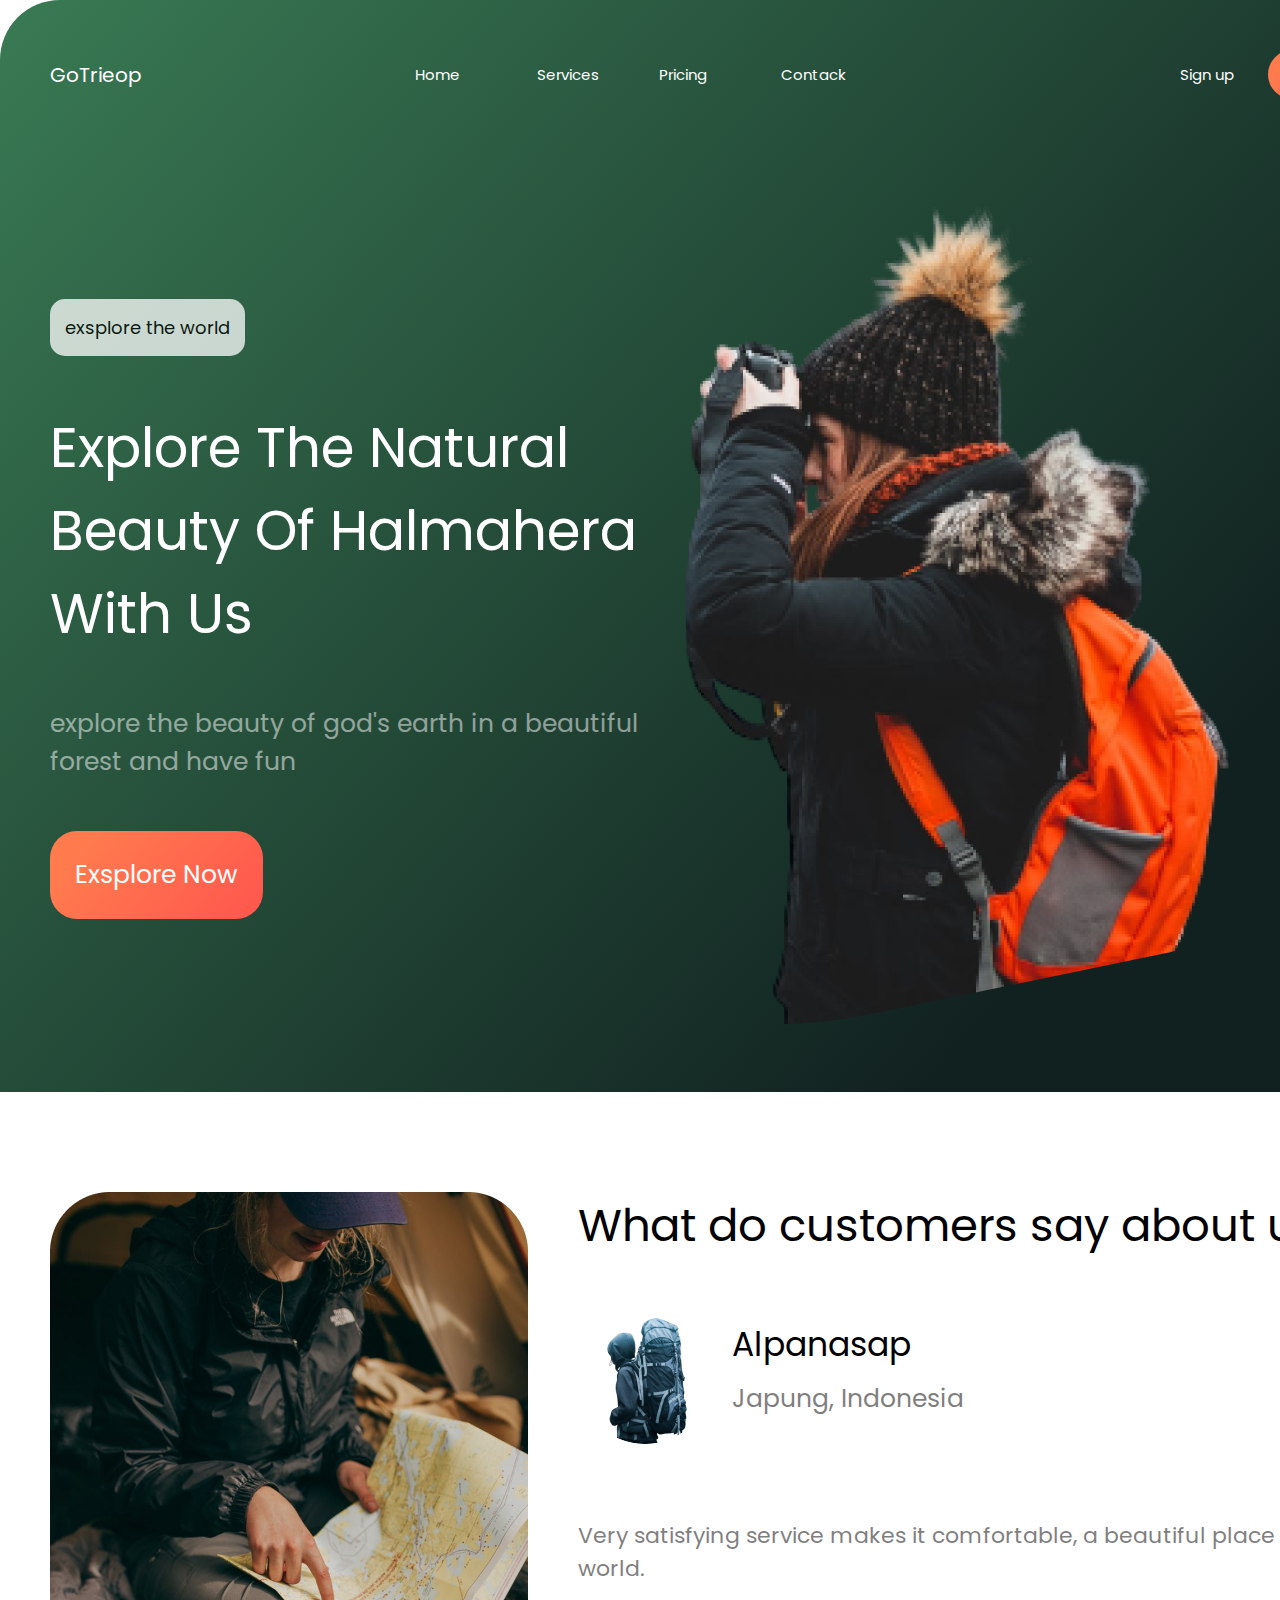
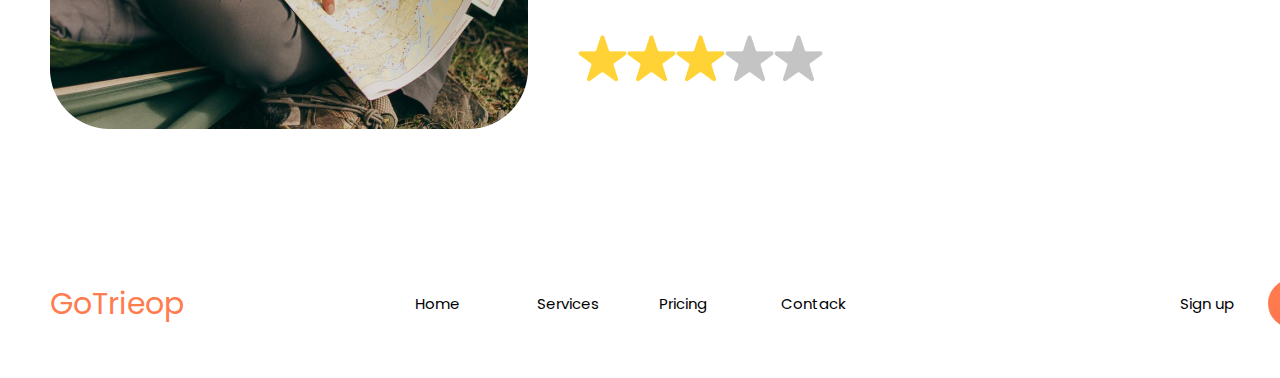
<file: lab_1/index.html>
<!DOCTYPE html>
<html>
  <head>
    <meta charset="utf-8">
    <title>lab_1</title>
    <link rel="preconnect" href="https://fonts.googleapis.com">
    <link rel="preconnect" href="https://fonts.gstatic.com" crossorigin>
    <link href="https://fonts.googleapis.com/css2?family=Poppins:ital,wght@0,100;0,200;0,300;0,400;0,500;0,600;0,700;0,800;0,900;1,100;1,200;1,300;1,400;1,500;1,600;1,700;1,800;1,900&display=swap" rel="stylesheet">
    <link rel="stylesheet"  href="./css/style.css">
  </head>
  <body>
    <div class="page">
      <div class="page__top">
        <header class="header">
          <div class="header__logo">GoTrieop</div>
          <div class="header__nav-item">Home</div>
          <div class="header__nav-item">Services</div>
          <div class="header__nav-item">Pricing</div>
          <div class="header__nav-item">Contack</div>
          <button class="header__button--sign-up">Sign up</button>
          <button class="header__button--login">Login</button>
        </header>
        <div class="top-content">
          <div class="top-content__left">
            <button class="top-content__button--explore-min">exsplore the world</button>
            <div class="top-content__title">
              Explore The Natural
              Beauty Of Halmahera
              With Us
            </div>
            <div class="top-content__text">
              explore the beauty of god's earth in a beautiful forest and have fun
            </div>
            <button class="top-content__button--explore-max">Exsplore Now</button>
          </div>
          <div class="top-content__right">
            <img class="top-content__image" src="./public/topBackground.png"/>
          </div>
        </div> 
      </div>
      <div class="page__bottom">
        <div class="content">
          <img class="content__image" src="./public/mainImg.png">
          <div class="feedback">
            <div class="feedback__question">What do customers say about us?</div>
            <div class="feedback__person">
              <img class="feedback__avatar" src="./public/avatar.png">
              <div class="feedback__info">
                <div class="feedback__name">Alpanasap</div>
                <div class="feedback__location">Japung, Indonesia</div>
              </div>
            </div>
            <div class="feedback__description">Very satisfying service makes it comfortable, a beautiful place in the world. </div>
            <div class="feedback__rating">
              <img class="feedback__star--filled" src="./public/trueStar.png"/>
              <img class="feedback__star--filled" src="./public/trueStar.png"/>
              <img class="feedback__star--filled" src="./public/trueStar.png"/>
              <img class="feedback__star--empty" src="./public/faulseStar.png"/>
              <img class="feedback__star--empty" src="./public/faulseStar.png"/>
            </div>
          </div>
        </div>
        <footer class="footer">
          <div class="footer__logo">GoTrieop</div>
          <div class="footer__nav-item">Home</div>
          <div class="footer__nav-item">Services</div>
          <div class="footer__nav-item">Pricing</div>
          <div class="footer__nav-item">Contack</div>
          <button class="footer__button--sign-up">Sign up</button>  
          <button class="footer__button--login">Login</button>
        </footer>
      </div>
    </div>
  </body>
</html>
</file>
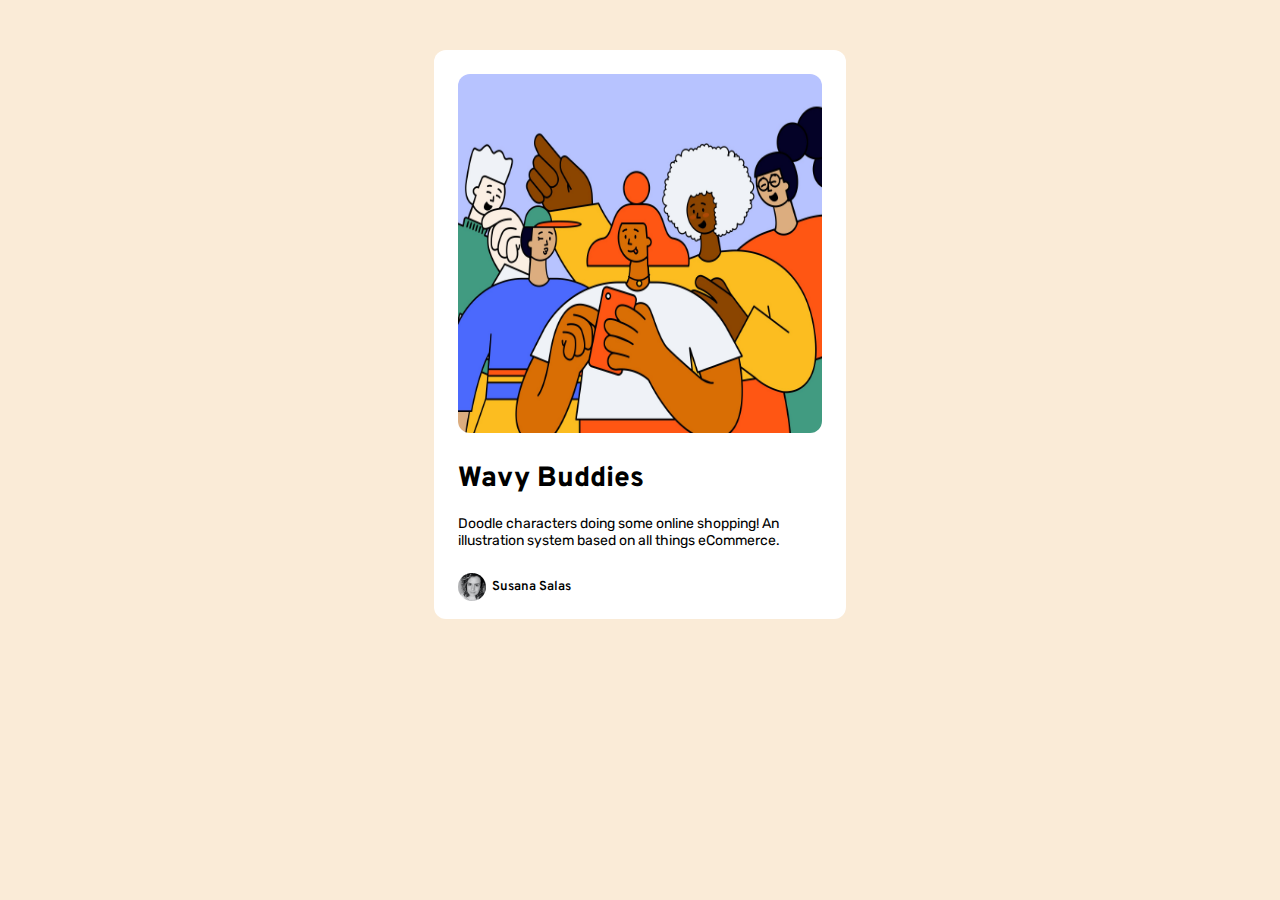
<file: lab_2/index.html>
<!DOCTYPE html>
<html>
  <head>
    <meta charset="utf-8">
    <title>lab_2</title>
    <link rel="preconnect" href="https://fonts.googleapis.com">
    <link rel="preconnect" href="https://fonts.gstatic.com" crossorigin>
    <link href="https://fonts.googleapis.com/css2?family=Overpass:ital,wght@0,100..900;1,100..900&family=Poppins:ital,wght@0,100;0,200;0,300;0,400;0,500;0,600;0,700;0,800;0,900;1,100;1,200;1,300;1,400;1,500;1,600;1,700;1,800;1,900&display=swap" rel="stylesheet">
    <link rel="stylesheet"  href="./css/style.css">
    <link rel="preconnect" href="https://fonts.googleapis.com">
    <link rel="preconnect" href="https://fonts.gstatic.com" crossorigin>
    <link href="https://fonts.googleapis.com/css2?family=Overpass:ital,wght@0,100..900;1,100..900&family=Poppins:ital,wght@0,100;0,200;0,300;0,400;0,500;0,600;0,700;0,800;0,900;1,100;1,200;1,300;1,400;1,500;1,600;1,700;1,800;1,900&family=Rubik:ital,wght@0,300..900;1,300..900&display=swap" rel="stylesheet">
  </head>
  <body>
    <div class="page">
        <img class="page__image" src="./public/peoples.png"/>
        <div class="page__title">Wavy Buddies</div>
        <div class="page__text">
            Doodle characters doing some online shopping! An illustration system based on all things eCommerce.
        </div>
        <div class="page__person">
            <img class="page__person-avatar" src="./public/avatar.png"/>
            <a class="page__person-link" href="https://blush.design/collections/0bopA8Y5vn29mdFBU2Br/wavy-buddies-illustrations">
              <div class="page__person-name" >Susana Salas</div>
            </a>
        </div>
    </div>
  </body>
</html>
</file>
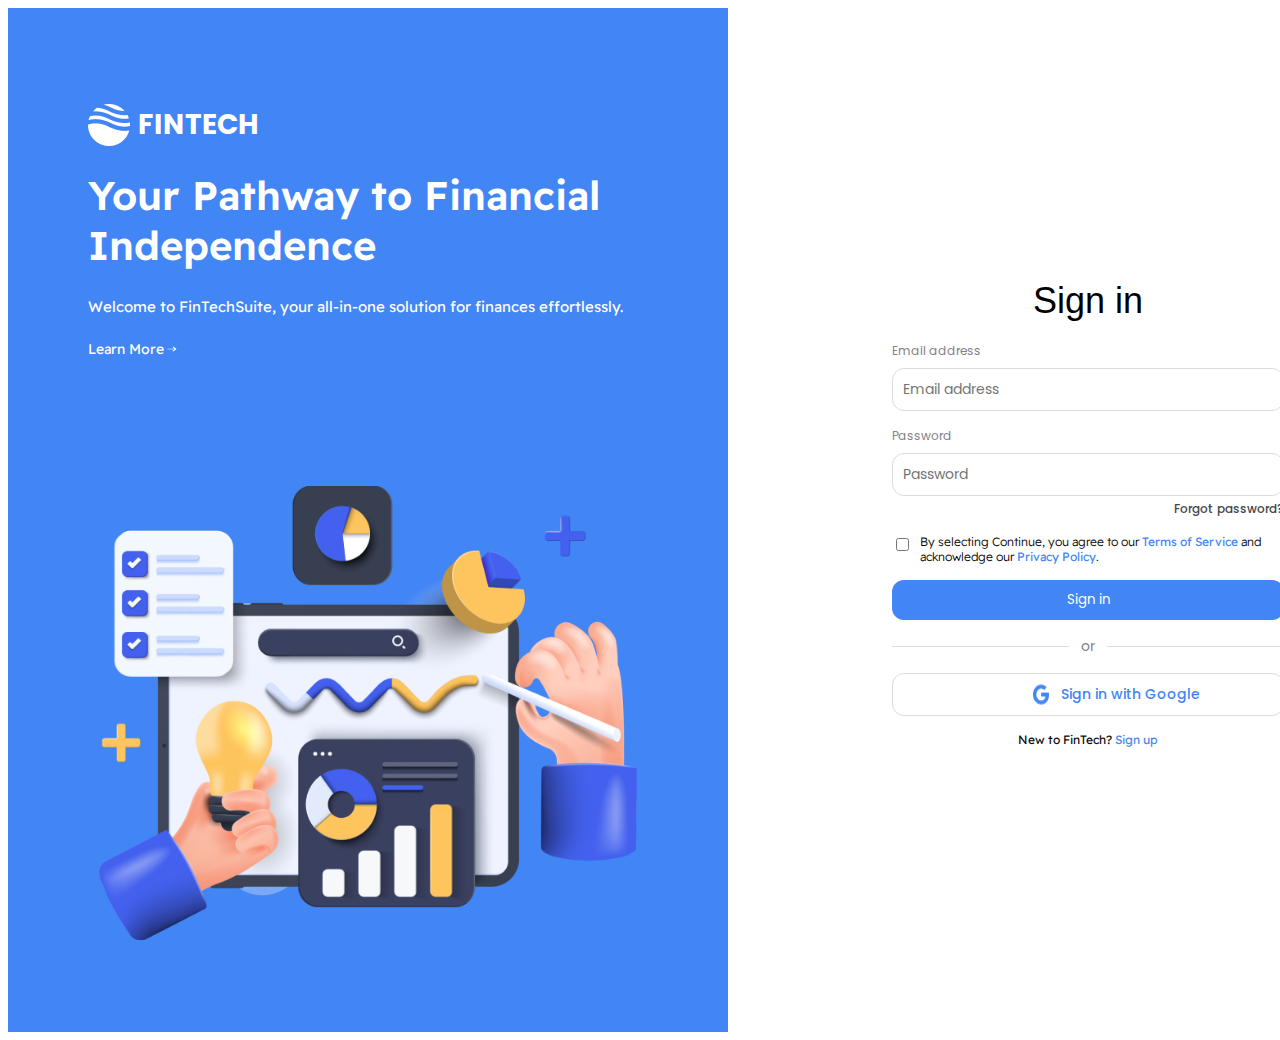
<file: lab_3/index.html>
<!DOCTYPE html>
<html>
    <head>
        <meta charset="utf-8">
        <title>lab_3</title>
        <link rel="preconnect" href="https://fonts.googleapis.com">
        <link rel="preconnect" href="https://fonts.gstatic.com" crossorigin>
        <link href="https://fonts.googleapis.com/css2?family=Overpass:ital,wght@0,100..900;1,100..900&family=Poppins:ital,wght@0,100;0,200;0,300;0,400;0,500;0,600;0,700;0,800;0,900;1,100;1,200;1,300;1,400;1,500;1,600;1,700;1,800;1,900&family=Rubik:ital,wght@0,300..900;1,300..900&display=swap" rel="stylesheet">
        <link rel="preconnect" href="https://fonts.googleapis.com">
        <link rel="preconnect" href="https://fonts.gstatic.com" crossorigin>
        <link href="https://fonts.googleapis.com/css2?family=Overpass:ital,wght@0,100..900;1,100..900&family=Poppins:ital,wght@0,100;0,200;0,300;0,400;0,500;0,600;0,700;0,800;0,900;1,100;1,200;1,300;1,400;1,500;1,600;1,700;1,800;1,900&family=Readex+Pro:wght@160..700&family=Rubik:ital,wght@0,300..900;1,300..900&display=swap" rel="stylesheet">
        <link rel="stylesheet"  href="./css/style.css">
    </head>
    <body>
        <div class="page">
            <div class="content">
                <div class="content__logo">
                    <img class="content__logo-img" src="./public/logoImg.png" />
                    <div class="content__tittle">FINTECH</div>
                </div>
                <h1 class="content__subtittle">
                    Your Pathway to Financial 
                    Independence
                </h1>
                <p class="content__text">
                    Welcome to FinTechSuite, your all-in-one solution for finances effortlessly.
                </p>
                <div class="content__button">
                    <div class="content__button-text">Learn More</div>
                    <img class="content__button-img" src="./public/contentButtonImg.png"/>
                </div>
                <img class="content__img" src="./public/mainImg.png"/>
            </div>
            <div class="signin">
                <h1 class="signin__title">Sign in</h1>
                <form class="signin__form">
                    <div class="signin__field">
                        <label class="signin__label" for="email">Email address</label>
                        <input class="signin__input" type="email" id="email" placeholder="Email address" />
                    </div>
                    <div class="signin__field">
                        <label class="signin__label" for="password">Password</label>
                        <input class="signin__input" type="password" id="password" placeholder="Password"/>
                        <a href="#" class="signin__forgot-password">Forgot password?</a>
                    </div>
                    <div class="signin__terms">
                        <input type="checkbox" id="terms" class="signin__checkbox" />
                        <label class="signin__terms-label" for="terms">
                        By selecting Continue, you agree to our <a href="#" class="signin__link">Terms of Service</a> and acknowledge our <a href="#" class="signin__link">Privacy Policy</a>.
                        </label>
                    </div>
                    <button class="signin__button" type="submit">Sign in</button>
                    <div class="signin__divider">
                        <p class="signin__divider-line"></p>
                        <p class="signin__divider-text">or</p>
                        <p class="signin__divider-line"></p>
                    </div>
                    <button class="signin__button signin__button-google">
                        <img class="signin__google-icon" src="./public/ic_google logo.png"/>
                        Sign in with Google
                    </button>
                    <div class="signin__signup">
                        New to FinTech? <a href="#" class="signin__link">Sign up</a>
                    </div>
                </form>
            </div>
        </div>
    </body>
</html>
</file>
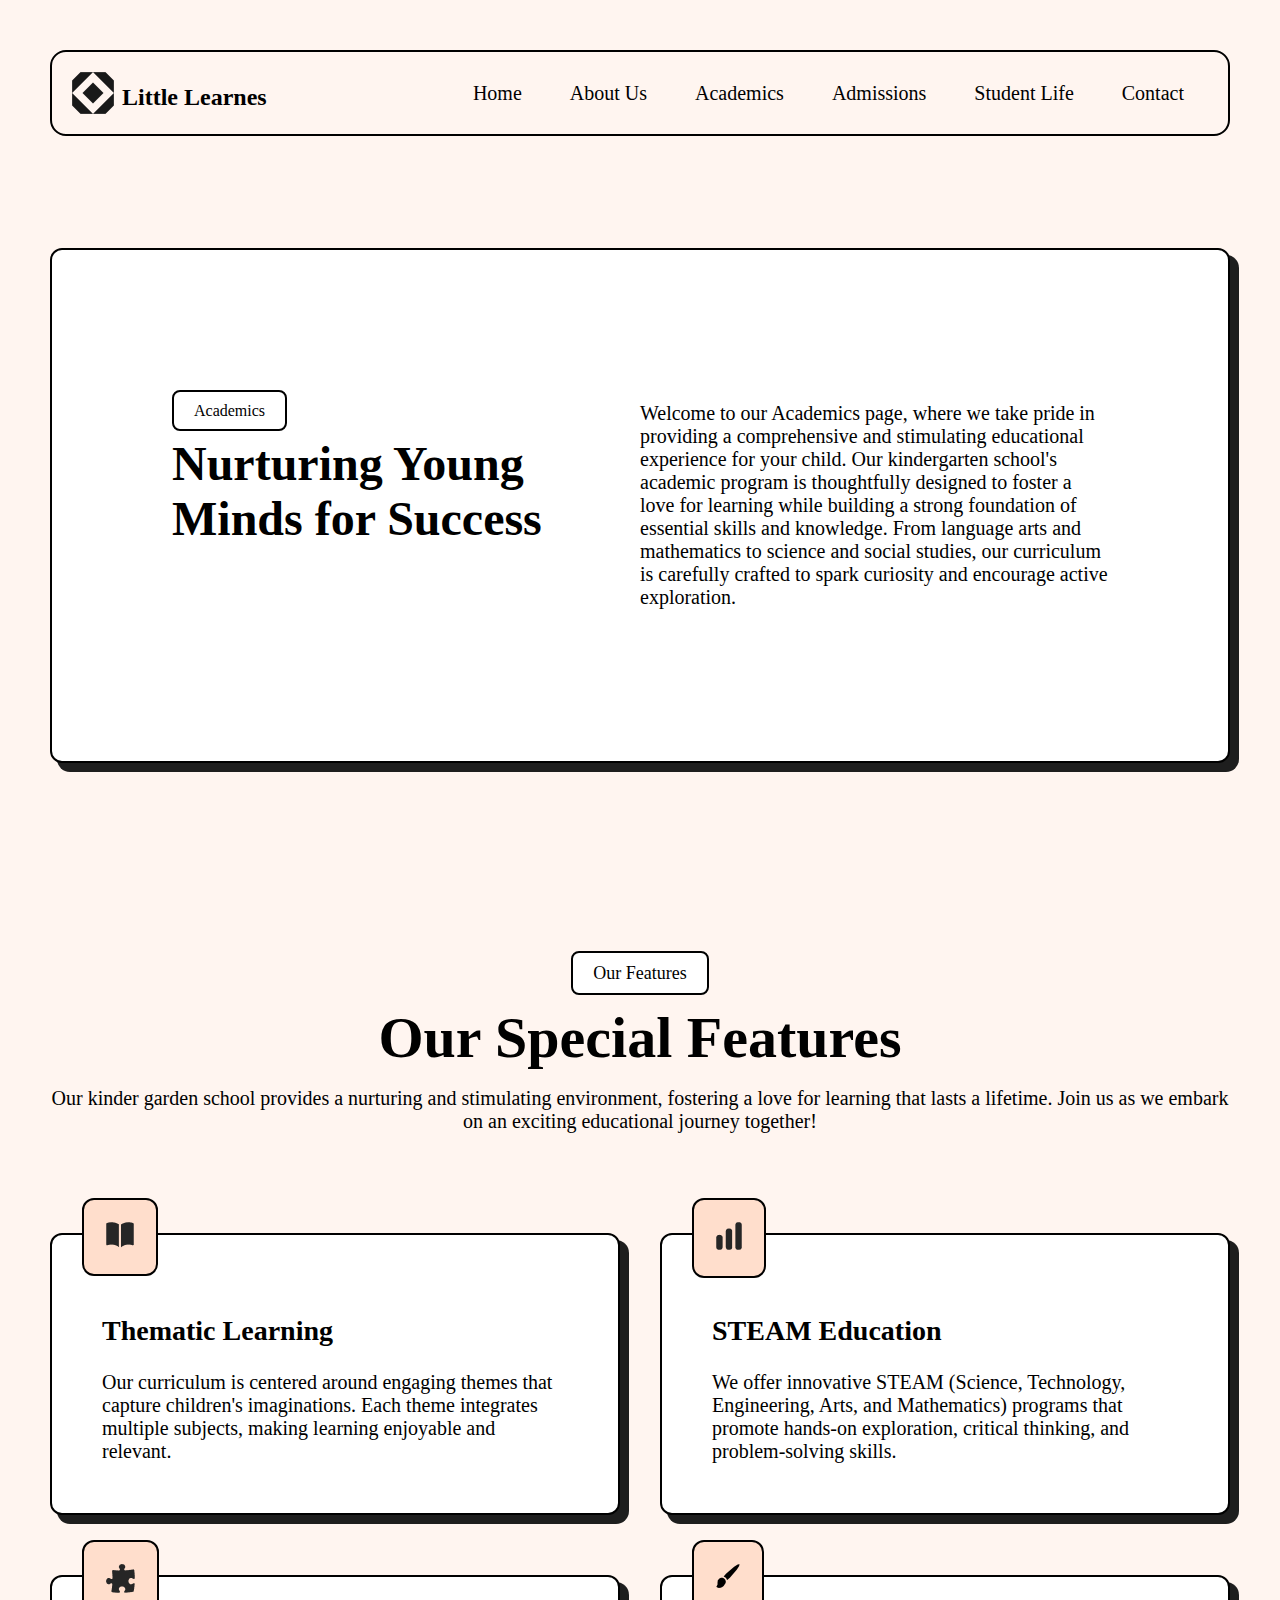
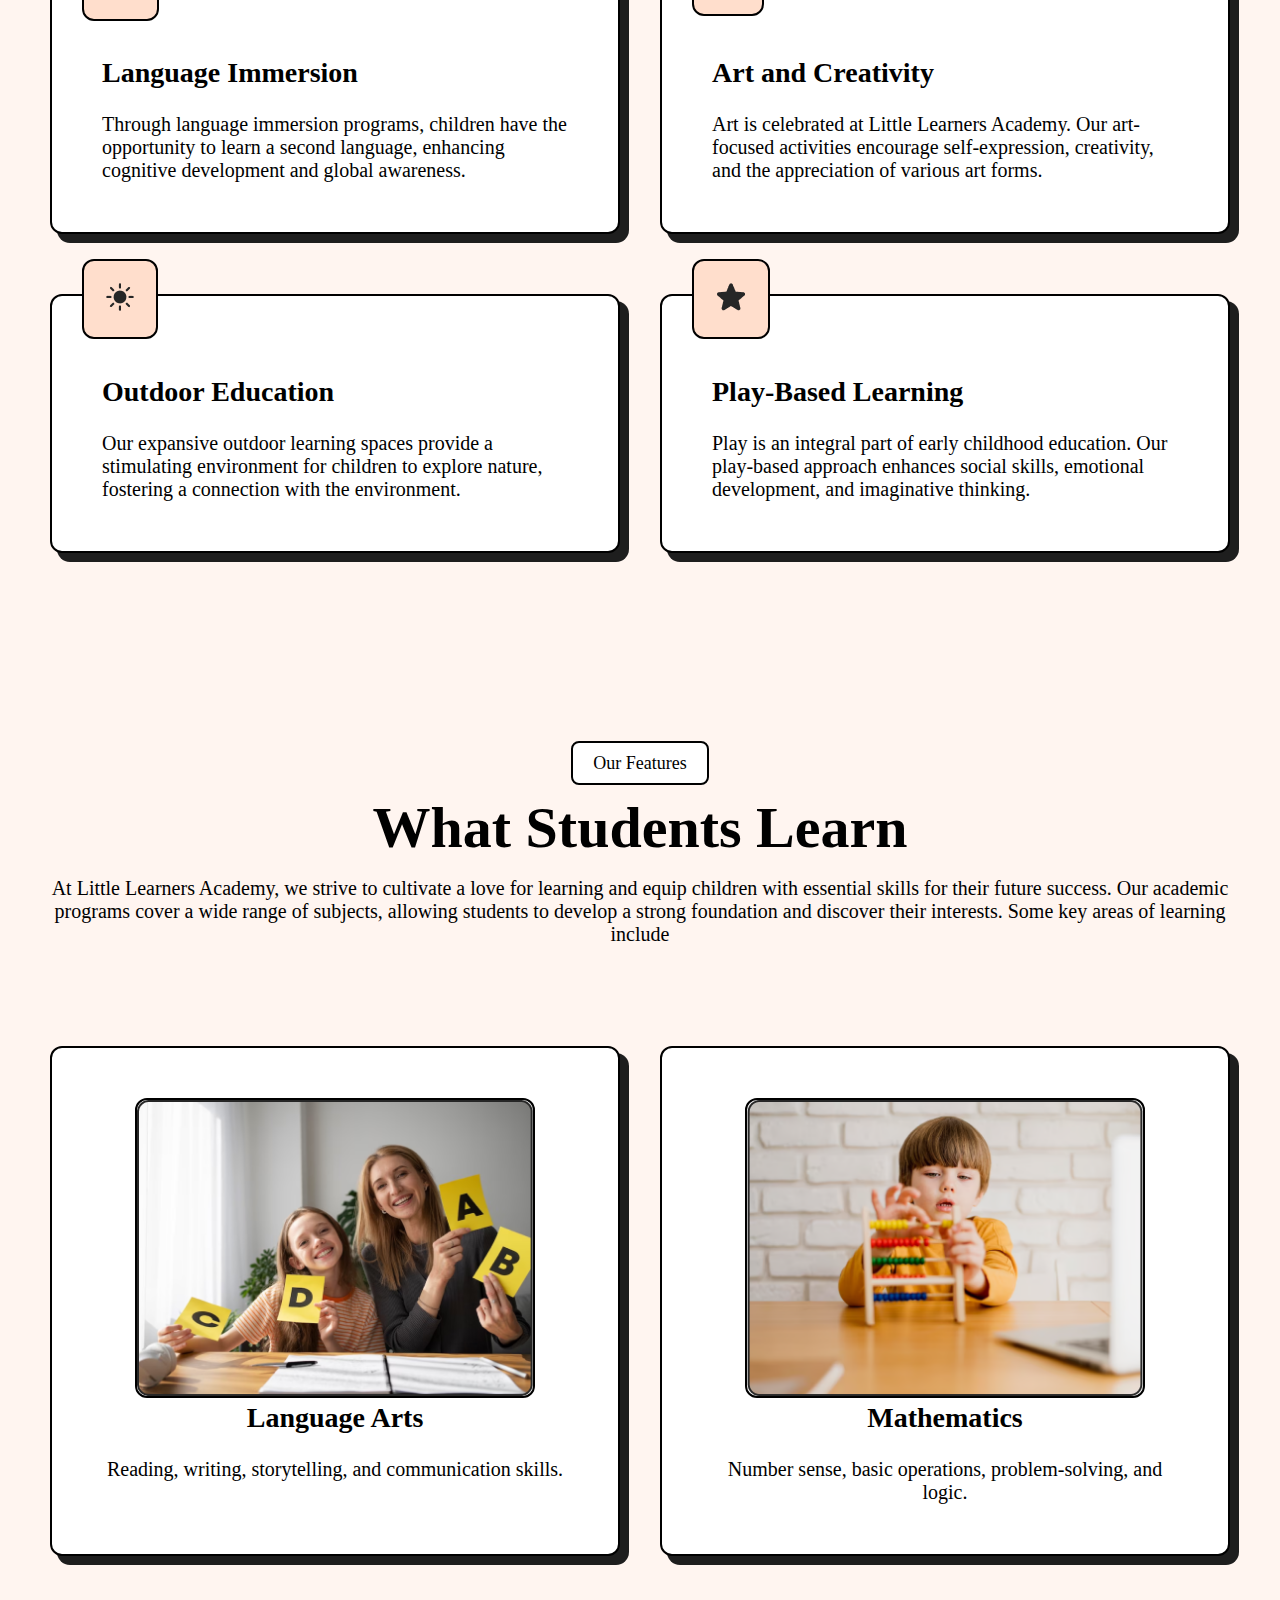
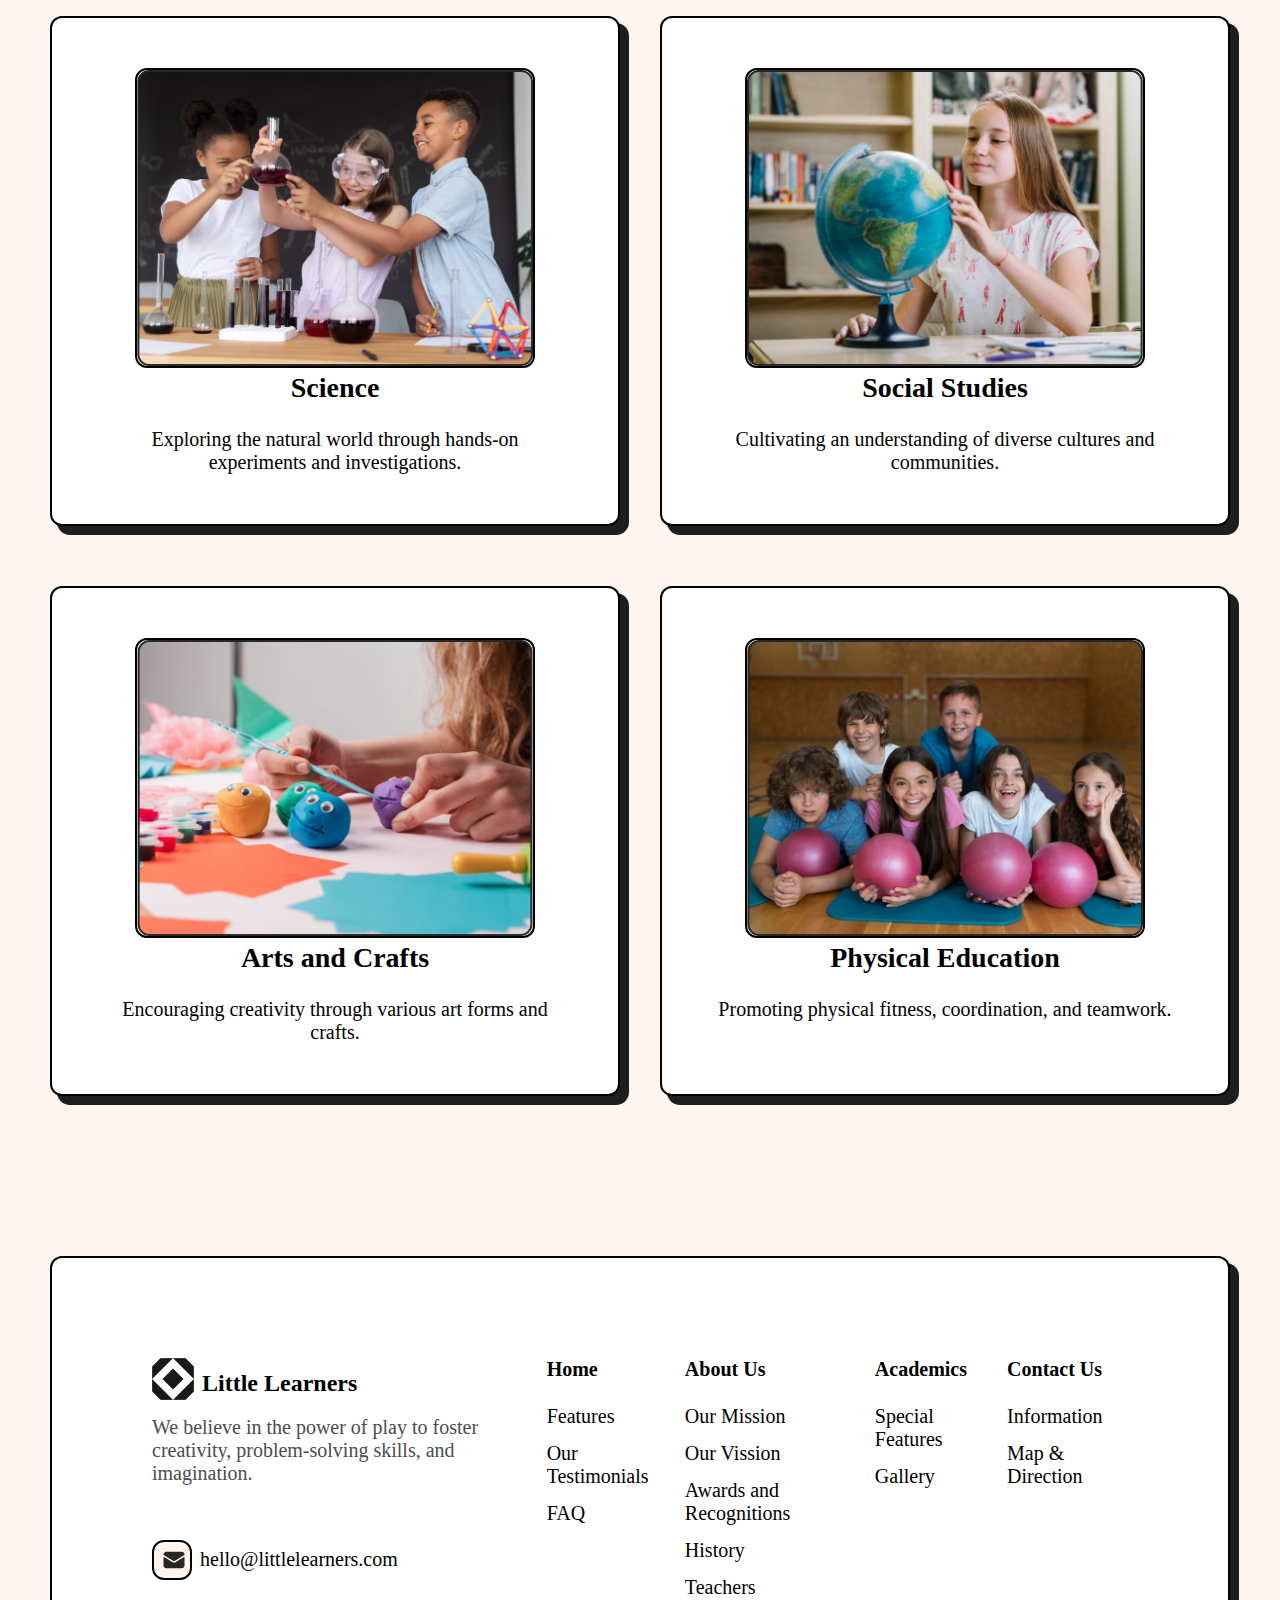
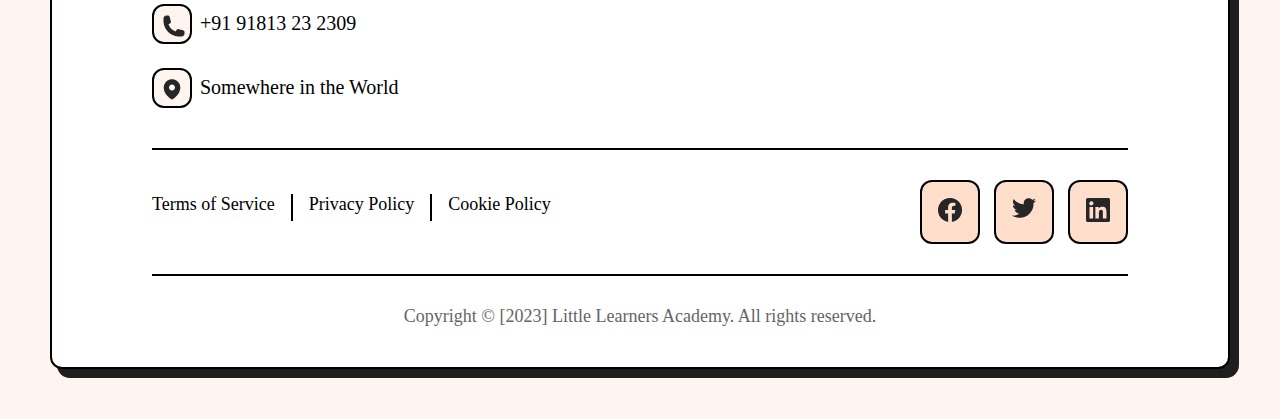
<file: lab_4/index.html>
<!DOCTYPE html>
<html>
    <head>
        <meta charset="utf-8">
        <title>lab_3</title>
        <link rel="stylesheet"  href="./css/style.css">
    </head>
    <body>
        <div class="page">
            <header class="header">
                <div class="header__logo">
                    <img src="./public/logo.png"/>
                    <div class="header__logo-text">Little Learnes</div>
                </div>
                <nav class="header__navbar">
                    <ul class="header__navbar-menu">
                        <li class="header__navbar-item">
                            <a href="#" class="header__navbar-link">Home</a>
                        </li>
                        <li class="header__navbar-item">
                            <a href="#" class="header__navbar-link">About Us</a>
                        </li>
                        <li class="header__navbar-item">
                            <a href="#" class="header__navbar-link">Academics</a>
                        </li>
                        <li class="header__navbar-item">
                            <a href="#" class="header__navbar-link">Admissions</a>
                        </li>
                        <li class="header__navbar-item">
                            <a href="#" class="header__navbar-link">Student Life</a>
                        </li>
                        <li class="header__navbar-item">
                            <a href="#" class="header__navbar-link">Contact</a>
                        </li>
                    </ul>
                    <div class="header__hamburger">
                        <span class="header__hamburger-bar"></span>
                        <span class="header__hamburger-bar"></span>
                        <span class="header__hamburger-bar"></span>
                    </div>
                </nav>
            </header>
            <div class="preview">
                <div class="preview__title">
                    <div class="preview__title-element">Academics</div>
                    <div class="preview__title-text">
                        Nurturing Young Minds for Success
                    </div>
                </div>
                <div class="preview__description">
                    Welcome to our Academics page, where we take pride in providing a comprehensive and stimulating educational experience for your child. Our kindergarten school's academic program is thoughtfully designed to foster a love for learning while building a strong foundation of essential skills and knowledge. From language arts and mathematics to science and social studies, our curriculum is carefully crafted to spark curiosity and encourage active exploration.
                </div>
            </div>
            <div class="info">
                <div class="info__description">
                    <div class="info__description-element">Our Features</div>
                    <div class="info__description-title">Our Special Features</div>
                    <div class="info__description-text">
                        Our kinder garden school provides a nurturing and stimulating environment, fostering a love for learning that lasts a lifetime. Join us as we embark on an exciting educational journey together!
                    </div>
                </div>
                <div class="info__blocks">
                    <div class="info__block">
                        <div class="info__imgBlock">
                            <img src="./public/book.png" class="info__imgBlock-icon"/>
                        </div>
                        <div class="info__block-title">Thematic Learning</div>
                        <div class="info__block-text">
                            Our curriculum is centered around engaging themes that capture children's imaginations. Each theme integrates multiple subjects, making learning enjoyable and relevant.
                        </div>
                    </div>
                    <div class="info__block">
                        <div class="info__imgBlock">
                            <img src="./public/graph.png" class="info__imgBlock-icon"/>
                        </div>
                        <div class="info__block-title">STEAM Education</div>
                        <div class="info__block-text">
                            We offer innovative STEAM (Science, Technology, Engineering, Arts, and Mathematics) programs that promote hands-on exploration, critical thinking, and problem-solving skills.
                        </div>
                    </div>
                    <div class="info__block">
                        <div class="info__imgBlock">
                            <img src="./public/puzzle.png" class="info__imgBlock-icon"/>
                        </div>
                        <div class="info__block-title">Language Immersion</div>
                        <div class="info__block-text">
                            Through language immersion programs, children have the opportunity to learn a second language, enhancing cognitive development and global awareness.
                        </div>
                    </div>
                    <div class="info__block">
                        <div class="info__imgBlock">
                            <img src="./public/art.png" class="info__imgBlock-icon"/>
                        </div>
                        <div class="info__block-title">Art and Creativity</div>
                        <div class="info__block-text">
                            Art is celebrated at Little Learners Academy. Our art-focused activities encourage self-expression, creativity, and the appreciation of various art forms.
                        </div>
                    </div>
                    <div class="info__block">
                        <div class="info__imgBlock">
                            <img src="./public/sun.png" class="info__imgBlock-icon"/>
                        </div>
                        <div class="info__block-title">Outdoor Education</div>
                        <div class="info__block-text">
                            Our expansive outdoor learning spaces provide a stimulating environment for children to explore nature, fostering a connection with the environment.
                        </div>
                    </div>
                    <div class="info__block">
                        <div class="info__imgBlock">
                            <img src="./public/star.png" class="info__imgBlock-icon"/>
                        </div>
                        <div class="info__block-title">Play-Based Learning</div>
                        <div class="info__block-text">
                            Play is an integral part of early childhood education. Our play-based approach enhances social skills, emotional development, and imaginative thinking.
                        </div>
                    </div>
                </div>
            </div>
            <div class="imgInfo">
                <div class="imgInfo__description">
                    <div class="imgInfo__description-element">Our Features</div>
                    <div class="imgInfo__description-title">What Students Learn</div>
                    <div class="imgInfo__description-text">
                        At Little Learners Academy, we strive to cultivate a love for learning and equip children with essential skills for their future success. Our academic programs cover a wide range of subjects, allowing students to develop a strong foundation and discover their interests. Some key areas of learning include
                    </div>
                </div>
                <div class="imgInfo__blocks">
                    <div class="imgInfo__block">
                        <img class="imgInfo__block-img" src="./public/Lang.png"/>
                        <div class="imgInfo__block-title">Language Arts</div>
                        <div class="imgInfo__block-text">
                            Reading, writing, storytelling, and communication skills.
                        </div>
                    </div>
                    <div class="imgInfo__block">
                        <img class="imgInfo__block-img" src="./public/math.png"/>
                        <div class="imgInfo__block-title">Mathematics</div>
                        <div class="imgInfo__block-text">
                            Number sense, basic operations, problem-solving, and logic.
                        </div>
                     </div>
                     <div class="imgInfo__block">
                        <img class="imgInfo__block-img" src="./public/science.png"/>
                        <div class="imgInfo__block-title">Science</div>
                        <div class="imgInfo__block-text">
                            Exploring the natural world through hands-on experiments and investigations.
                        </div>
                     </div>
                     <div class="imgInfo__block">
                        <img class="imgInfo__block-img" src="./public/social.png"/>
                        <div class="imgInfo__block-title">Social Studies</div>
                        <div class="imgInfo__block-text">
                            Cultivating an understanding of diverse cultures and communities.
                        </div>
                     </div>
                     <div class="imgInfo__block">
                        <img class="imgInfo__block-img" src="./public/craft.png"/>
                        <div class="imgInfo__block-title">Arts and Crafts</div>
                        <div class="imgInfo__block-text">
                            Encouraging creativity through various art forms and crafts.
                        </div>
                     </div>
                     <div class="imgInfo__block">
                        <img class="imgInfo__block-img" src="./public/physical.png"/>
                        <div class="imgInfo__block-title">Physical Education</div>
                        <div class="imgInfo__block-text">
                            Promoting physical fitness, coordination, and teamwork.
                        </div>
                     </div>
                </div>
            </div>
            <footer class="footer">
                <div class="footer__top">
                    <div class="footer__left">
                        <div class="footer__companyInfo">
                            <div class="footer__companyInfo-logo">
                                <img class="footer__companyInfo--icon" src="./public/logo.png"/>
                                <div class="footer__companyInfo--title">Little Learners</div>
                            </div>
                            <div class="footer__companyInfo-text">
                                We believe in the power of play to foster creativity, problem-solving skills, and imagination.
                            </div>
                        </div>
                        <div class="footer__contacts">
                            <div class="footer__contact">
                                <div class="footer__contact-imgBlock">
                                    <img class="footer__contact-icon" src="./public/sms.png"/>
                                </div>
                                <div class="footer__contact-text">hello@littlelearners.com</div>
                            </div>
                            <div class="footer__contact">
                                <div class="footer__contact-imgBlock">
                                    <img class="footer__contact-icon" src="./public/phone.png"/>
                                </div>
                                <div class="footer__contact-text">+91 91813 23 2309</div>
                            </div>
                            <div class="footer__contact">
                                <div class="footer__contact-imgBlock">
                                    <img class="footer__contact-icon" src="./public/geo.png"/>
                                </div>
                                <div class="footer__contact-text">Somewhere in the World</div>
                            </div>
                        </div>
                    </div>
                    <div class="footer__rigth">
                        <div class="footer__homeAndAboutAs">
                            <div class="footer-singleLinksBlock">
                                <div class="footer-title">Home</div>
                                <div class="footer-text">Features</div>
                                <div class="footer-text">Our Testimonials</div>
                                <div class="footer-text">FAQ</div>
                            </div>
                            <div class="footer-singleLinksBlock">
                                <div class="footer-title">About Us</div>
                                <div class="footer-text">Our Mission</div>
                                <div class="footer-text">Our Vission</div>
                                <div class="footer-text">Awards and Recognitions</div>
                                <div class="footer-text">History</div>
                                <div class="footer-text">Teachers</div>
                            </div>
                        </div>
                        <div class="footer__academicsAndContactUs">
                            <div class="footer-singleLinksBlock">
                                <div class="footer-title">Academics</div>
                                <div class="footer-text">Special Features</div>
                                <div class="footer-text">Gallery</div>
                            </div>
                            <div class="footer-singleLinksBlock">
                                <div class="footer-title">Contact Us</div>
                                <div class="footer-text">Information</div>
                                <div class="footer-text">Map & Direction</div>
                            </div>
                        </div>
                    </div>
                </div>
                <div class="footer__bottom">
                    <div class="footer__bottom-ghorizontalLine"></div>
                    <div class="footer__bottom-content">
                        <div class="footer__bottom-links">
                            <div class="footer__bottom-link">Terms of Service</div>
                            <div class="footer__bottom-verticalLine"></div>
                            <div class="footer__bottom-link">Privacy Policy</div>
                            <div class="footer__bottom-verticalLine"></div>
                            <div class="footer__bottom-link">Cookie Policy</div>
                        </div>
                        <div class="footer__bottom-iconsBlock">
                            <div class="footer__bottom-iconBlock">
                                <img src="./public/facebook.png"/>
                            </div>
                            <div class="footer__bottom-iconBlock">
                                <img src="./public/twitter.png"/>
                            </div>
                            <div class="footer__bottom-iconBlock">
                                <img src="./public/linkedIn.png"/>
                            </div>
                        </div>
                    </div>
                    <div class="footer__bottom-ghorizontalLine"></div>
                    <div class="footer__bottom-sideText">Copyright © [2023] Little Learners Academy. All rights reserved.</div>
                </div>
            </footer>
        </div>
    </body>
    <script>
        const hamburger = document.querySelector(".header__hamburger")
        const nav_menu = document.querySelector(".header__navbar-menu")
        hamburger.addEventListener("click",()=>{
        hamburger.classList.toggle("active");
        nav_menu.classList.toggle("active");
        })
        document.querySelectorAll(".header__navbar-link").forEach(n => n.addEventListener("click", () => {
        hamburger.classList.remove("active");
        nav_menu.classList.remove("active");
        }))
    </script>
</html>
</file>
<file: lab_1/css/style.css>
@import url("header.css");
@import url("main.css");
@import url("footer.css");
@import url("content.css");
@import url("topContent.css");

* {
    margin: 0;
    padding: 0;
    border: 0;
    box-sizing: border-box;
    font-family: "Poppins", sans-serif;
}

.page{
    margin: 0 auto;
    width: 1440px;
}
</file>
<file: lab_2/css/style.css>
@import url("content.css");

* {
    margin: 0;
    padding: 0;
    border: 0;
    box-sizing: border-box;
}

.page{
    margin: 0 auto;
    width: 412px;
    height: 569px;
    border-radius: 12px;
    padding: 24px;
    background-color: white;
}

body{
    margin-top: 50px;
    background-color: antiquewhite;
}

a{
    text-decoration: none;
}
</file>
<file: lab_3/css/style.css>
@import url("content.css");
@import url("signin.css");

.page{
    display: flex;
    width: 1440px;
    height: 1024px;
}
</file>
<file: lab_4/css/style.css>
@import url("header.css");
@import url("footer.css");
@import url("preview.css");
@import url("imgInfo.css");
@import url("info.css");

* {
    margin: 0;
    padding: 0;
    border: 0;
    box-sizing: border-box;
}

a {
    text-decoration: none;
}
.page{
    width: 100%;
    background-color: #FFF5F0;
    min-height: 100vh;
    padding: 50px;
}

@media(max-width: 830px){
    .page{
        width: 100%;
        background-color: #FFF5F0;
        min-height: 100vh;
        padding: 16px;
    }
}
</file>
